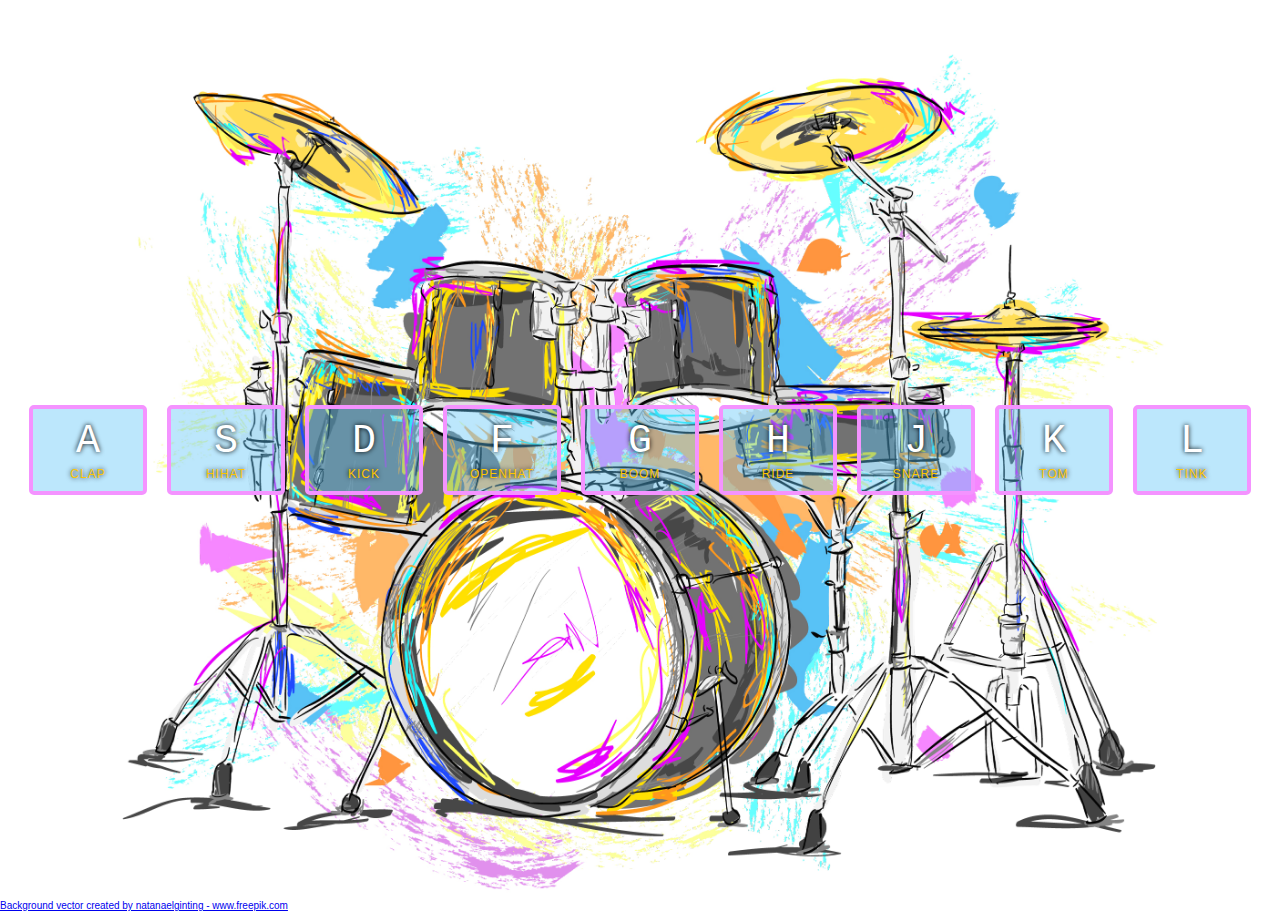
<file: 01 - JavaScript Drum Kit/index.html>
<!DOCTYPE html>
<html lang="en">

<head>
  <meta charset="UTF-8" />
  <title>JS Drum Kit</title>
  <link rel="stylesheet" href="style.css" />
</head>

<body>
  <div class="keys">
    <div data-key="65" class="key">
      <kbd>A</kbd>
      <span class="sound">clap</span>
    </div>
    <div data-key="83" class="key">
      <kbd>S</kbd>
      <span class="sound">hihat</span>
    </div>
    <div data-key="68" class="key">
      <kbd>D</kbd>
      <span class="sound">kick</span>
    </div>
    <div data-key="70" class="key">
      <kbd>F</kbd>
      <span class="sound">openhat</span>
    </div>
    <div data-key="71" class="key">
      <kbd>G</kbd>
      <span class="sound">boom</span>
    </div>
    <div data-key="72" class="key">
      <kbd>H</kbd>
      <span class="sound">ride</span>
    </div>
    <div data-key="74" class="key">
      <kbd>J</kbd>
      <span class="sound">snare</span>
    </div>
    <div data-key="75" class="key">
      <kbd>K</kbd>
      <span class="sound">tom</span>
    </div>
    <div data-key="76" class="key">
      <kbd>L</kbd>
      <span class="sound">tink</span>
    </div>
  </div>
  <footer>
    <a href="https://www.freepik.com/vectors/background">Background vector created by natanaelginting -
      www.freepik.com</a>
  </footer>

  <audio data-key="65" src="sounds/clap.wav"></audio>
  <audio data-key="83" src="sounds/hihat.wav"></audio>
  <audio data-key="68" src="sounds/kick.wav"></audio>
  <audio data-key="70" src="sounds/openhat.wav"></audio>
  <audio data-key="71" src="sounds/boom.wav"></audio>
  <audio data-key="72" src="sounds/ride.wav"></audio>
  <audio data-key="74" src="sounds/snare.wav"></audio>
  <audio data-key="75" src="sounds/tom.wav"></audio>
  <audio data-key="76" src="sounds/tink.wav"></audio>

  <script>
    function playSound(e) {
      const audio = document.querySelector(`audio[data-key="${e.keyCode}"]`);
      const key = document.querySelector(`div[data-key="${e.keyCode}"]`);
      if (!audio) return; //stops the function from running all together
      audio.currentTime = 0; //rewind to the start
      audio.play();
      key.classList.add("playing");
    }
    function removeTransition(e) {
      if (e.propertyName !== "transform") return; //skip it if it is not a transfprm
      this.classList.remove("playing");
    }
    const keys = document.querySelectorAll(".key");
    keys.forEach((key) =>
      key.addEventListener("transitionend", removeTransition)
    );
    window.addEventListener("keydown", playSound);
  </script>
</body>

</html>
</file>
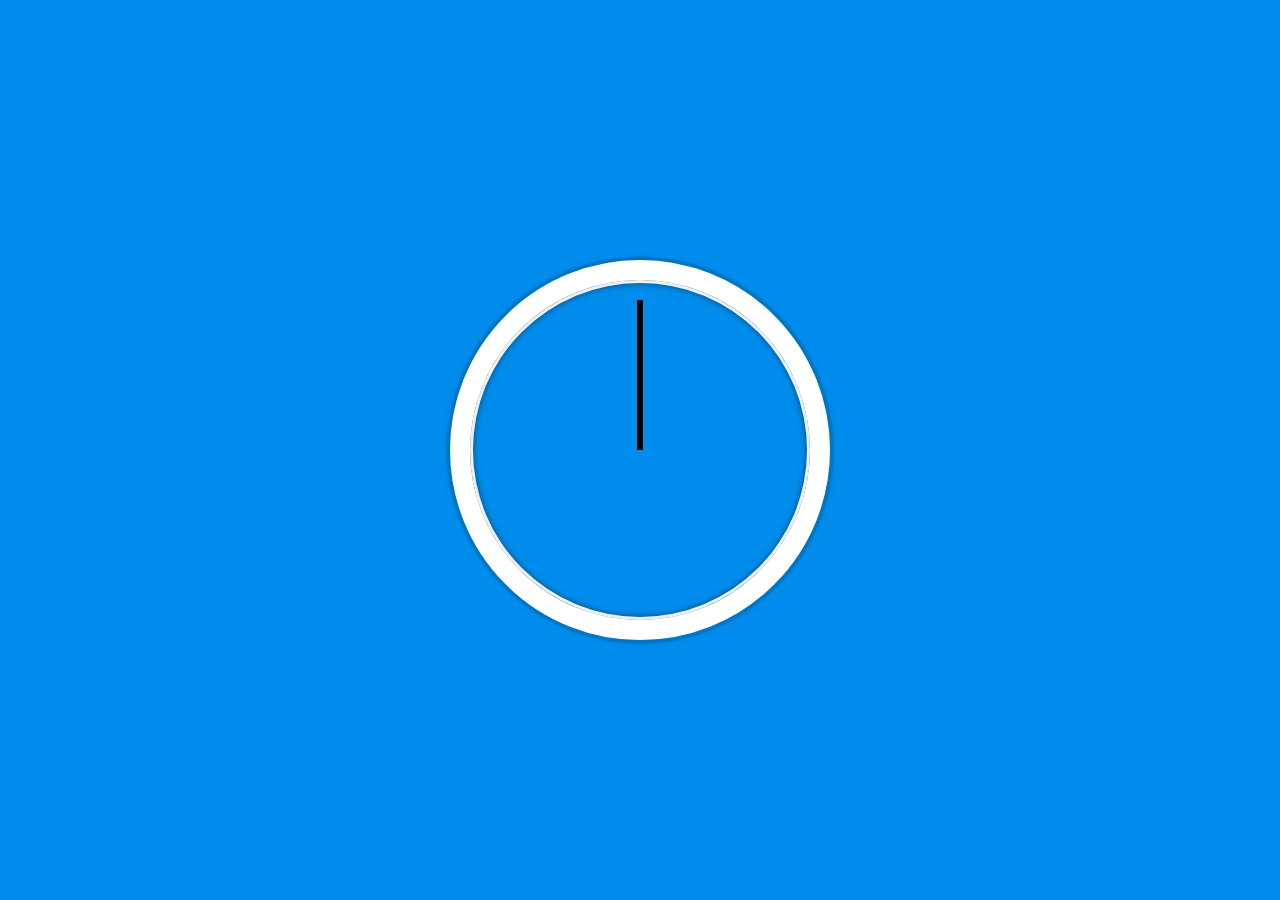
<file: 02 - JS and CSS Clock/index.html>
<!DOCTYPE html>
<html lang="en">
  <head>
    <meta charset="UTF-8" />
    <title>JS + CSS Clock</title>
  </head>
  <body>
    <div class="clock">
      <div class="clock-face">
        <div class="hand hour-hand"></div>
        <div class="hand min-hand"></div>
        <div class="hand second-hand"></div>
      </div>
    </div>

    <style>
      html {
        background: #018ded url(https://unsplash.it/1500/1000?image=881&blur=5);
        background-size: cover;
        font-family: "helvetica neue";
        text-align: center;
        font-size: 10px;
      }

      body {
        margin: 0;
        font-size: 2rem;
        display: flex;
        flex: 1;
        min-height: 100vh;
        align-items: center;
      }

      .clock {
        width: 30rem;
        height: 30rem;
        border: 20px solid white;
        border-radius: 50%;
        margin: 50px auto;
        position: relative;
        padding: 2rem;
        box-shadow: 0 0 0 4px rgba(0, 0, 0, 0.1), inset 0 0 0 3px #efefef,
          inset 0 0 10px black, 0 0 10px rgba(0, 0, 0, 0.2);
      }

      .clock-face {
        position: relative;
        width: 100%;
        height: 100%;
        transform: translateY(
          -3px
        ); /* account for the height of the clock hands */
      }

      .hand {
        width: 50%;
        height: 6px;
        background: black;
        position: absolute;
        top: 50%;
        transform-origin: 100%;
        transform: rotate(90deg);
        transition: all 0.05s;
        transition-timing-function: cubic-bezier(0.42, 0, 0.77, 3.43);
      }
    </style>

    <script>
      const secondHand = document.querySelector(".second-hand");
      const minHand = document.querySelector(".min-hand");
      const hourHand = document.querySelector(".hour-hand");

      function setDate() {
        const now = new Date();

        const seconds = now.getSeconds();
        const secondsDegrees = (seconds / 60) * 360 + 90;
        secondHand.style.transform = `rotate(${secondsDegrees}deg)`;

        const minutes = now.getMinutes();
        const minDegrees = (minutes / 60) * 360 + 90;
        minHand.style.transform = `rotate(${minDegrees}deg)`;

        const hours = now.getHours();
        const hourDegrees = (hours / 12) * 360 + 90;
        hourHand.style.transform = `rotate(${hourDegrees}deg)`;

        if (seconds === 59) {
          secondHand.style.transition = "none";
        }
        if (minutes == 59) {
          minHand.style.transition = "none";
        }
        if (hours == 11) {
          hourHand.style.transition = "none";
        }
      }
      setInterval(setDate, 1000);
    </script>
  </body>
</html>
</file>
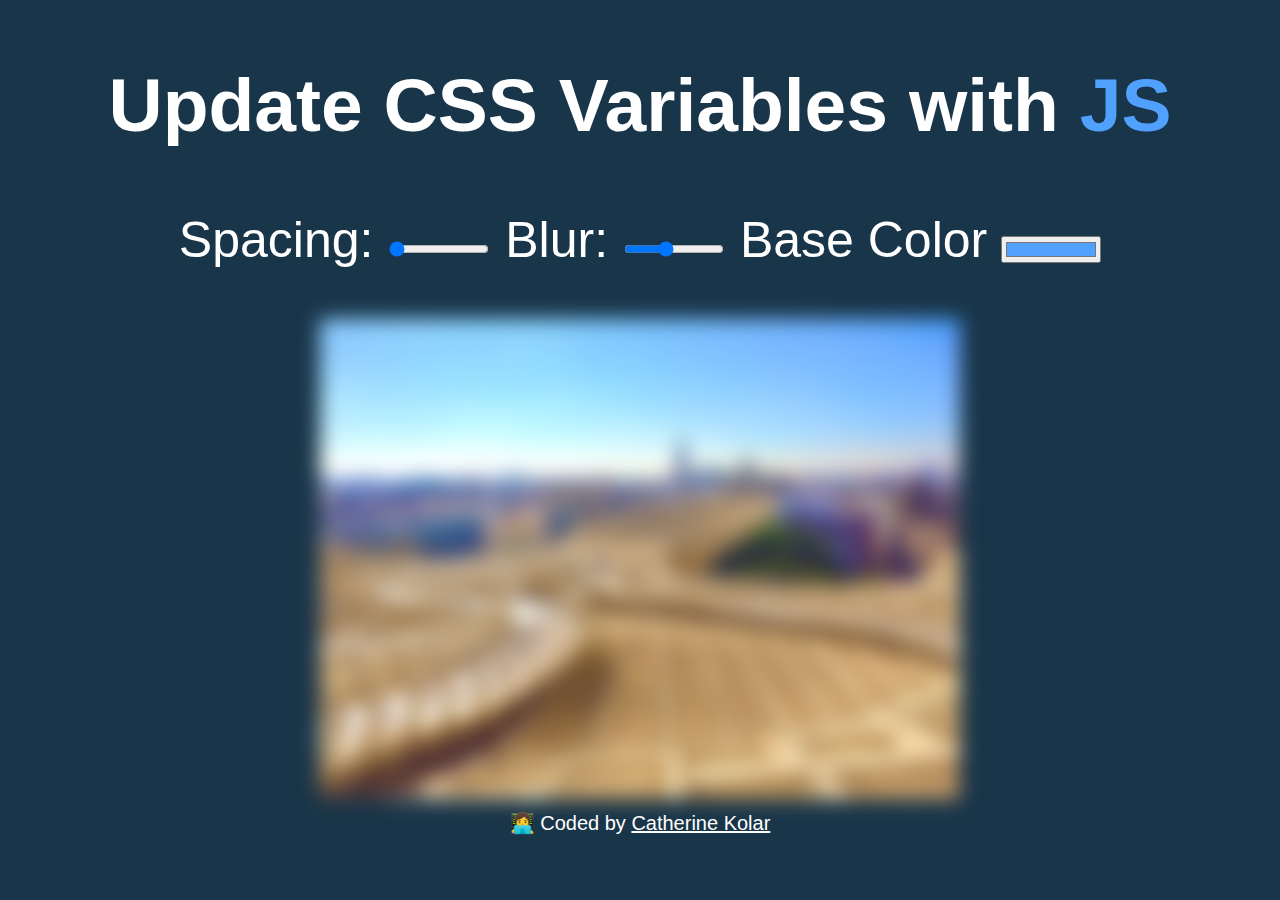
<file: 03 - CSS Variables/index.html>
<!DOCTYPE html>
<html lang="en">
<head>
  <meta charset="UTF-8">
  <title>Scoped CSS Variables and JS</title>
</head>
<body>
  <h2>Update CSS Variables with <span class='hl'>JS</span></h2>

  <div class="controls">
    <label for="spacing">Spacing:</label>
    <input id="spacing" type="range" name="spacing" min="10" max="200" value="10" data-sizing="px">

    <label for="blur">Blur:</label>
    <input id="blur" type="range" name="blur" min="0" max="25" value="10" data-sizing="px">

    <label for="base">Base Color</label>
    <input id="base" type="color" name="base" value="#50a0fe">
  </div>

  <img src="src/robin-cross-uUROWXBqEPE-unsplash (1).jpg">
  <footer>👩‍💻 Coded by <a href="https://github.com/CathKolar" target="blank" >Catherine Kolar</a></footer>

  <style>
:root {
  --base: #50a0fe;
  --pacing: 10px;
  --blur: 10px;
}

img{
  padding :var(--spacing);
  background: var(--base);
  filter:blur(var(--blur));
}
.hl{
  color:var(--base);
}
    /*
      misc styles, nothing to do with CSS variables
    */

    body {
      text-align: center;
      background: #193549;
      color: white;
      font-family: 'helvetica neue', sans-serif;
      font-weight: 100;
      font-size: 50px;
    }

    .controls {
      margin-bottom: 50px;
    }

    input {
      width: 100px;
    }
    footer{
      color:white;
      font-size:20px;
      padding-bottom: 40px;
    }
    a{
     color:white;
      transition: all 300ms ease-in;
      font-size: 20px;
    }
    a:hover{
         color:#50a0fe;

        font-weight: bolder;
        font-size: 25px;
    }
    a:visited{   
      color:(#50a0fe)
      }
  </style>

  <script>
    const inputs = document.querySelectorAll('.controls input');

    function handleUpdate(){
      const suffix = this.dataset.sizing || ''; 
      document.documentElement.style.setProperty(`--${this.name}`, this.value + suffix);

    }
    inputs.forEach(input=>input.addEventListener('change',handleUpdate));
    inputs.forEach(input => input.addEventListener('mousemove', handleUpdate));
  </script>

</body>
</html>
</file>
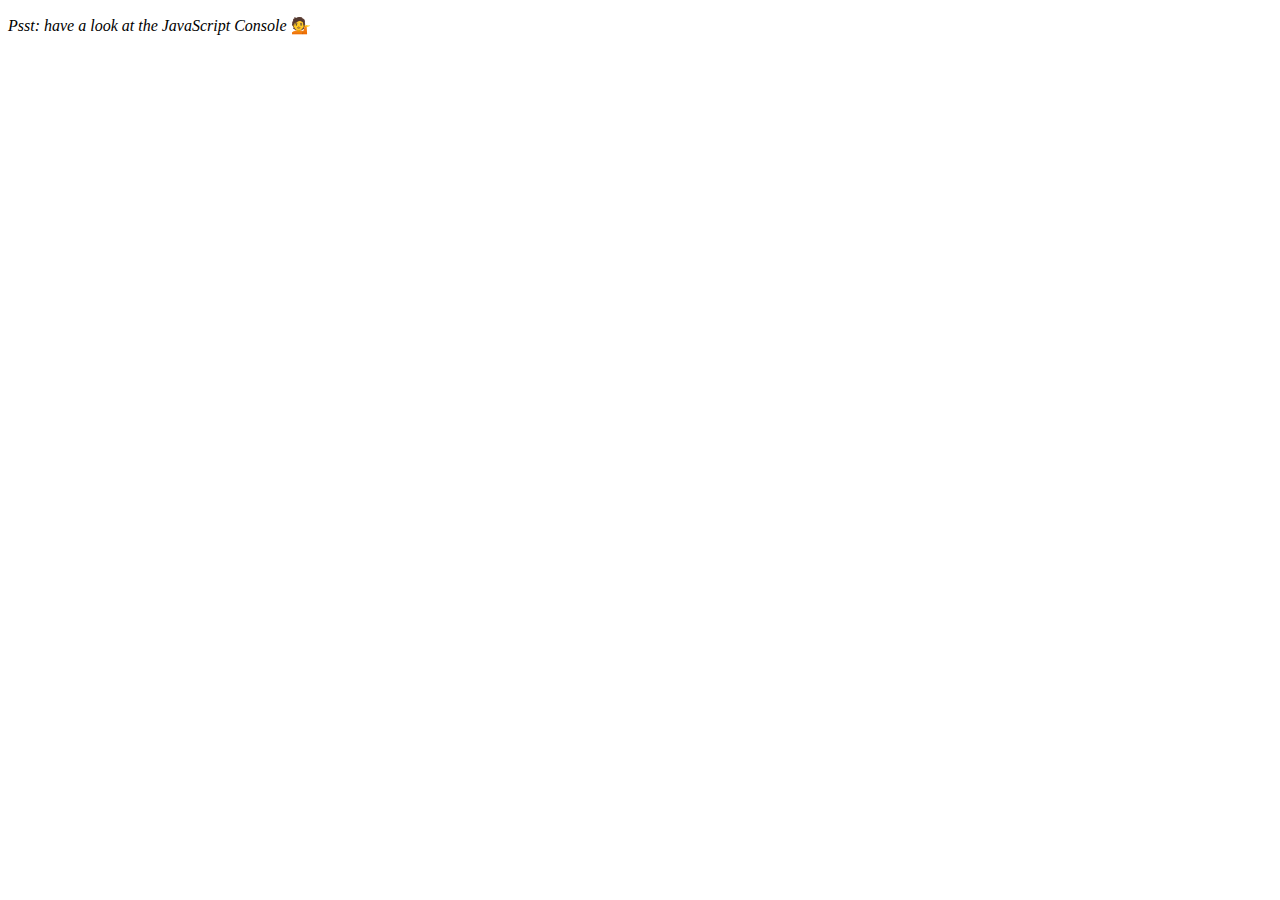
<file: 04 - Array Cardio Day 1/index.html>
<!DOCTYPE html>
<html lang="en">
  <head>
    <meta charset="UTF-8" />
    <title>Array Cardio 💪</title>
  </head>
  <body>
    <p><em>Psst: have a look at the JavaScript Console</em> 💁</p>
    <script>
      // Get your shorts on - this is an array workout!
      // ## Array Cardio Day 1

      // Some data we can work with

      const inventors = [
        { first: "Albert", last: "Einstein", year: 1879, passed: 1955 },
        { first: "Isaac", last: "Newton", year: 1643, passed: 1727 },
        { first: "Galileo", last: "Galilei", year: 1564, passed: 1642 },
        { first: "Marie", last: "Curie", year: 1867, passed: 1934 },
        { first: "Johannes", last: "Kepler", year: 1571, passed: 1630 },
        { first: "Nicolaus", last: "Copernicus", year: 1473, passed: 1543 },
        { first: "Max", last: "Planck", year: 1858, passed: 1947 },
        { first: "Katherine", last: "Blodgett", year: 1898, passed: 1979 },
        { first: "Ada", last: "Lovelace", year: 1815, passed: 1852 },
        { first: "Sarah E.", last: "Goode", year: 1855, passed: 1905 },
        { first: "Lise", last: "Meitner", year: 1878, passed: 1968 },
        { first: "Hanna", last: "Hammarström", year: 1829, passed: 1909 },
      ];

      const people = [
        "Beck, Glenn",
        "Becker, Carl",
        "Beckett, Samuel",
        "Beddoes, Mick",
        "Beecher, Henry",
        "Beethoven, Ludwig",
        "Begin, Menachem",
        "Belloc, Hilaire",
        "Bellow, Saul",
        "Benchley, Robert",
        "Benenson, Peter",
        "Ben-Gurion, David",
        "Benjamin, Walter",
        "Benn, Tony",
        "Bennington, Chester",
        "Benson, Leana",
        "Bent, Silas",
        "Bentsen, Lloyd",
        "Berger, Ric",
        "Bergman, Ingmar",
        "Berio, Luciano",
        "Berle, Milton",
        "Berlin, Irving",
        "Berne, Eric",
        "Bernhard, Sandra",
        "Berra, Yogi",
        "Berry, Halle",
        "Berry, Wendell",
        "Bethea, Erin",
        "Bevan, Aneurin",
        "Bevel, Ken",
        "Biden, Joseph",
        "Bierce, Ambrose",
        "Biko, Steve",
        "Billings, Josh",
        "Biondo, Frank",
        "Birrell, Augustine",
        "Black, Elk",
        "Blair, Robert",
        "Blair, Tony",
        "Blake, William",
      ];

      // Array.prototype.filter()
      // 1. Filter the list of inventors for those who were born in the 1500's
      const fifteen = inventors.filter(
        (inventor) => inventor.year >= 1500 && inventor.year < 1600
      );
      console.table(fifteen);

      // Array.prototype.map()
      // 2. Give us an array of the inventors first and last names
      const fullNames = inventors.map(
        (inventor) => `${inventor.first}  ${inventor.last}`
      );
      console.log(fullNames);

      // Array.prototype.sort()
      // 3. Sort the inventors by birthdate, oldest to youngest

      const ordered = inventors.sort((a, b) => (a.year > b.year ? 1 : -1));
      console.table(ordered);

      // Array.prototype.reduce()
      // 4. How many years did all the inventors live all together?

      const totalYears = inventors.reduce((total, inventor) => {
        return total + (inventor.passed - inventor.year);
      }, 0);
      console.log(totalYears);

      // 5. Sort the inventors by years lived
      const oldest = inventors.sort(function (a, b) {
        const lastGuy = a.passed - a.year;
        const nextGuy = b.passed - b.year;
        return lastGuy > nextGuy ? -1 : 1;
      });
      console.table(oldest);
      // 6. create a list of Boulevards in Paris that contain 'de' anywhere in the name
      // https://en.wikipedia.org/wiki/Category:Boulevards_in_Paris
      // copy and past the following into the console of the Wikipedia page above

      /* const category = document.querySelector(".mw-category");
      const links = Array.from(category.querySelectorAll("a"));
      const de = links
        .map((link) => link.textContent)
        .filter((streetName) => streetName.includes("de"));
      console.table(de); */

      // 7. sort Exercise
      // Sort the people alphabetically by last name
      const alpha = people.sort((lastOne, nextOne) => {
        const [aLast, aFirst] = lastOne.split(", ");
        const [bLast, bFirst] = nextOne.split(", ");
        return aLast > bLast ? 1 : -1;
      });
      console.log(alpha);

      // 8. Reduce Exercise
      // Sum up the instances of each of these
      const data = [
        "car",
        "car",
        "truck",
        "truck",
        "bike",
        "walk",
        "car",
        "van",
        "bike",
        "walk",
        "car",
        "van",
        "car",
        "truck",
      ];
      const transportation = data.reduce(function (obj, item) {
        if (!obj[item]) {
          obj[item] = 0;
        }
        obj[item]++;
        return obj;
      }, {});
      console.log(transportation);
    </script>
  </body>
</html>
</file>
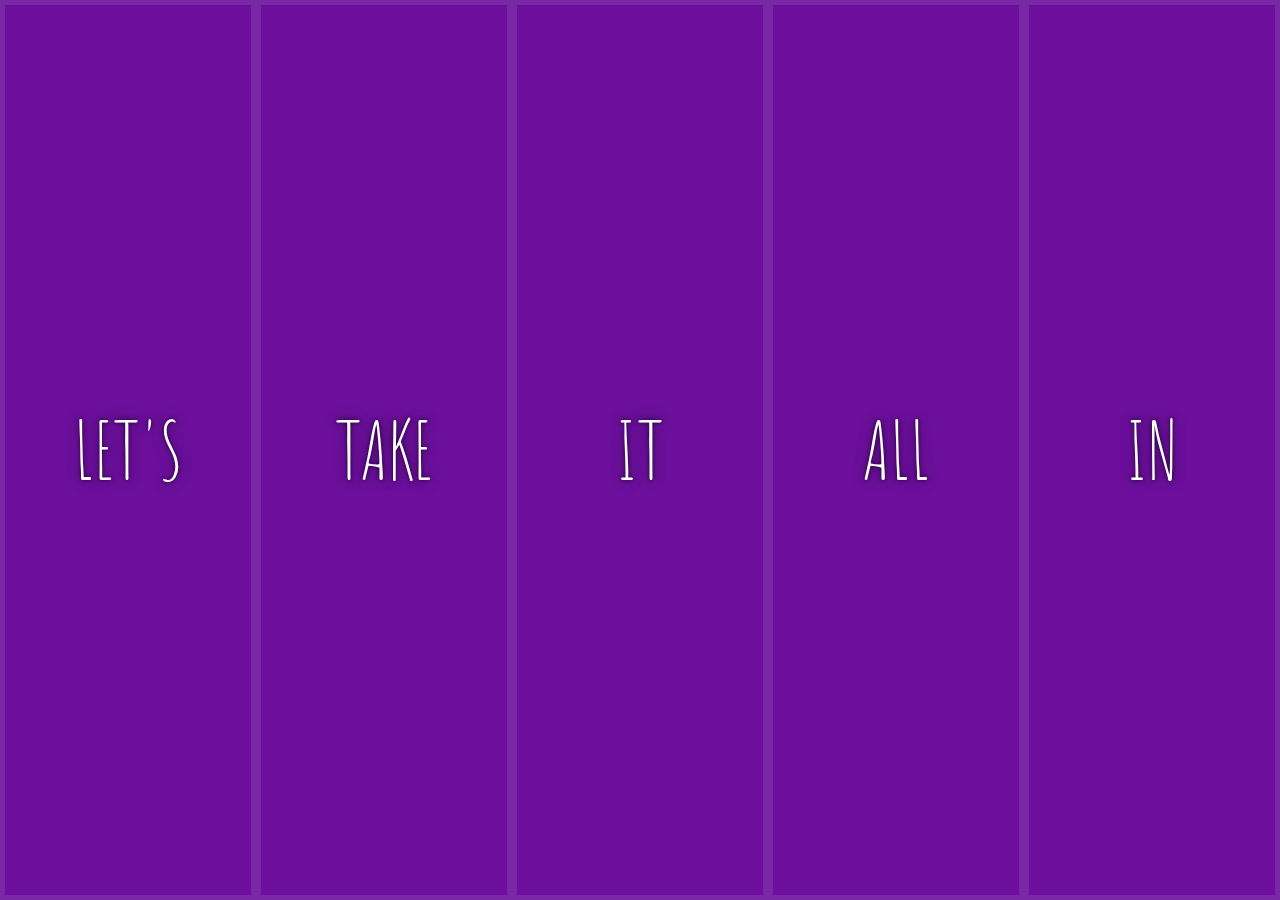
<file: 05 - Flex Panel Gallery/index.html>
<!DOCTYPE html>
<html lang="en">
  <head>
    <meta charset="UTF-8" />
    <title>Flex Panels 💪</title>
    <link
      href="https://fonts.googleapis.com/css?family=Amatic+SC"
      rel="stylesheet"
      type="text/css"
    />
  </head>
  <body>
    <style>
      html {
        box-sizing: border-box;
        background: #ffc600;
        font-family: "helvetica neue";
        font-size: 20px;
        font-weight: 200;
      }

      body {
        margin: 0;
      }

      *,
      *:before,
      *:after {
        box-sizing: inherit;
      }

      .panels {
        min-height: 100vh;
        overflow: hidden;
        display: flex;
      }

      .panel {
        background: #6b0f9c;
        box-shadow: inset 0 0 0 5px rgba(255, 255, 255, 0.1);
        color: white;
        text-align: center;
        align-items: center;
        /* Safari transitionend event.propertyName === flex */
        /* Chrome + FF transitionend event.propertyName === flex-grow */
        transition: font-size 0.7s cubic-bezier(0.61, -0.19, 0.7, -0.11),
          flex 0.7s cubic-bezier(0.61, -0.19, 0.7, -0.11), background 0.2s;
        font-size: 20px;
        background-size: cover;
        background-position: center;
        flex: 1;
        justify-content: center;
        align-items: center;
        display: flex;
        flex-direction: column;
      }

      .panel1 {
        background-image: url(https://source.unsplash.com/gYl-UtwNg_I/1500x1500);
      }
      .panel2 {
        background-image: url(https://source.unsplash.com/rFKUFzjPYiQ/1500x1500);
      }
      .panel3 {
        background-image: url(https://images.unsplash.com/photo-1465188162913-8fb5709d6d57?ixlib=rb-0.3.5&q=80&fm=jpg&crop=faces&cs=tinysrgb&w=1500&h=1500&fit=crop&s=967e8a713a4e395260793fc8c802901d);
      }
      .panel4 {
        background-image: url(https://source.unsplash.com/ITjiVXcwVng/1500x1500);
      }
      .panel5 {
        background-image: url(https://source.unsplash.com/3MNzGlQM7qs/1500x1500);
      }

      /* Flex Children */
      .panel > * {
        margin: 0;
        width: 100%;
        transition: transform 0.5s;
        flex: 1 0 auto;
        display: flex;
        justify-content: center;
        align-items: center;
      }

      .panel > *:first-child {
        transform: translateY(-100%);
      }
      .panel.open-active > *:first-child {
        transform: translateY(0);
      }
      .panel > *:last-child {
        transform: translateY(100%);
      }
      .panel.open-active > *:last-child {
        transform: translateY(0);
      }

      .panel p {
        text-transform: uppercase;
        font-family: "Amatic SC", cursive;
        text-shadow: 0 0 4px rgba(0, 0, 0, 0.72), 0 0 14px rgba(0, 0, 0, 0.45);
        font-size: 2em;
      }

      .panel p:nth-child(2) {
        font-size: 4em;
      }

      .panel.open {
        font-size: 40px;
        flex: 5;
      }
    </style>

    <div class="panels">
      <div class="panel panel1">
        <p>Hey</p>
        <p>Let's</p>
        <p>Dance</p>
      </div>
      <div class="panel panel2">
        <p>Give</p>
        <p>Take</p>
        <p>Receive</p>
      </div>
      <div class="panel panel3">
        <p>Experience</p>
        <p>It</p>
        <p>Today</p>
      </div>
      <div class="panel panel4">
        <p>Give</p>
        <p>All</p>
        <p>You can</p>
      </div>
      <div class="panel panel5">
        <p>Life</p>
        <p>In</p>
        <p>Motion</p>
      </div>
    </div>

    <script>
      const panels = document.querySelectorAll(".panel");

      function toggleOpen() {
        this.classList.toggle("open");
      }

      function toggleActive(e) {
        if (e.propertyName.includes("flex")) {
          this.classList.toggle("open-active");
        }
      }

      panels.forEach((panel) => panel.addEventListener("click", toggleOpen));
      panels.forEach((panel) =>
        panel.addEventListener("transitionend", toggleActive)
      );
    </script>
  </body>
</html>
</file>
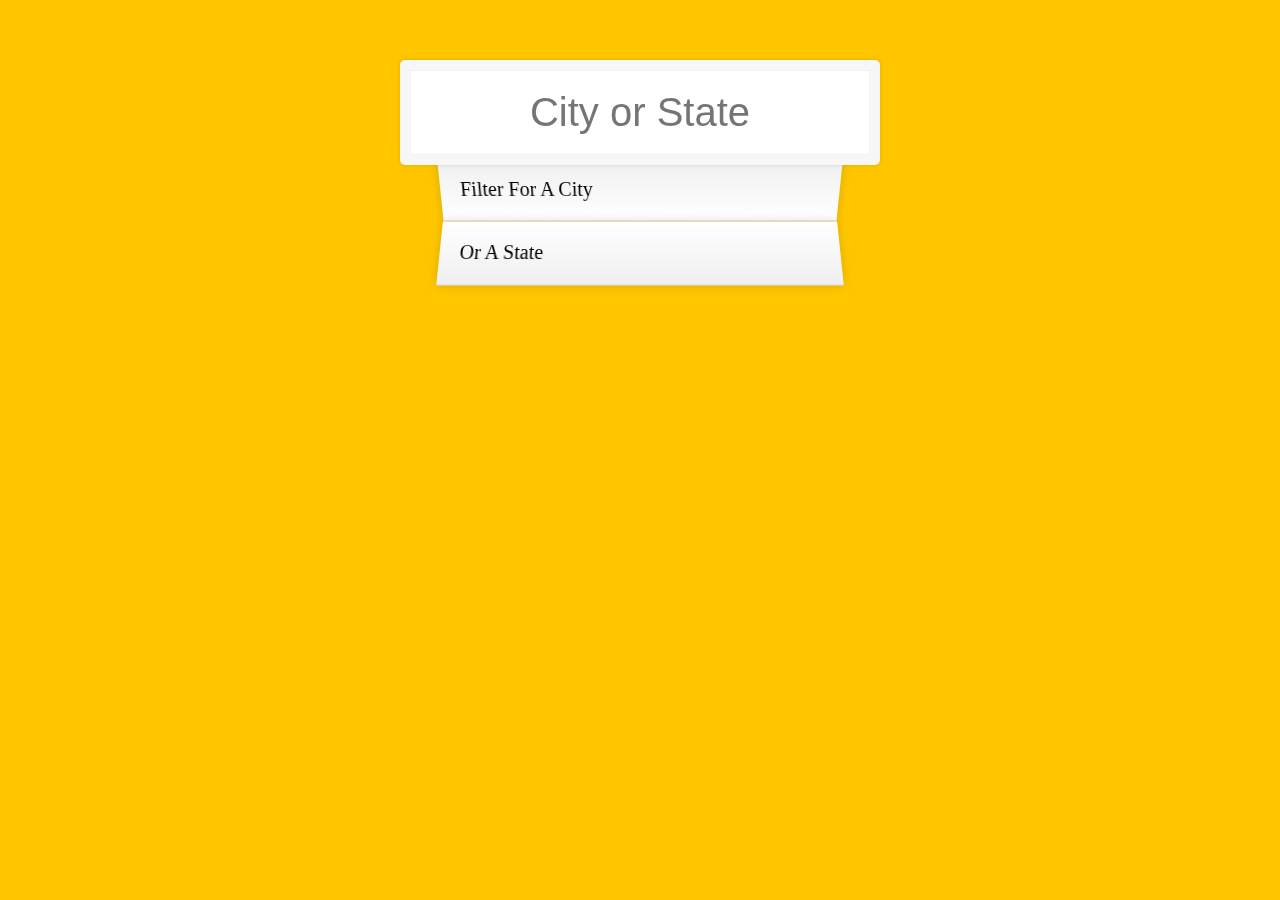
<file: 06 - Type Ahead/index.html>
<!DOCTYPE html>
<html lang="en">
  <head>
    <meta charset="UTF-8" />
    <title>Type Ahead 👀</title>
    <link rel="stylesheet" href="style.css" />
  </head>
  <body>
    <form class="search-form">
      <input type="text" class="search" placeholder="City or State" />
      <ul class="suggestions">
        <li>Filter for a city</li>
        <li>or a state</li>
      </ul>
    </form>
    <script>
      const endpoint =
        "https://gist.githubusercontent.com/Miserlou/c5cd8364bf9b2420bb29/raw/2bf258763cdddd704f8ffd3ea9a3e81d25e2c6f6/cities.json";

      const cities = [];
      fetch(endpoint)
        .then((blob) => blob.json())
        .then((data) => cities.push(...data));

      function findMatches(wordToMatch, cities) {
        return cities.filter((place) => {
          const regex = new RegExp(wordToMatch, "gi");
          return place.city.match(regex) || place.state.match(regex);
        });
      }
      function numberWithCommas(x) {
        return x.toString().replace(/\B(?=(\d{3})+(?!\d))/g, ",");
      }

      function displayMatches() {
        const matchArray = findMatches(this.value, cities);
        const html = matchArray
          .map((place) => {
            const regex = new RegExp(this.value, "gi");
            const cityName = place.city.replace(
              regex,
              `<span class="hl">${this.value}</span>`
            );
            const stateName = place.state.replace(
              regex,
              `<span class="hl">${this.value}</span>`
            );

            return `
          <li>
            <span class=name>${cityName}, ${stateName}</span>
            <span class=population>${numberWithCommas(place.population)}</span>
          </li>
          `;
          })
          .join("");
        suggestions.innerHTML = html;
      }

      const searchInput = document.querySelector(".search");
      const suggestions = document.querySelector(".suggestions");

      searchInput.addEventListener("change", displayMatches);
      searchInput.addEventListener("keyup", displayMatches);
    </script>
  </body>
</html>
</file>
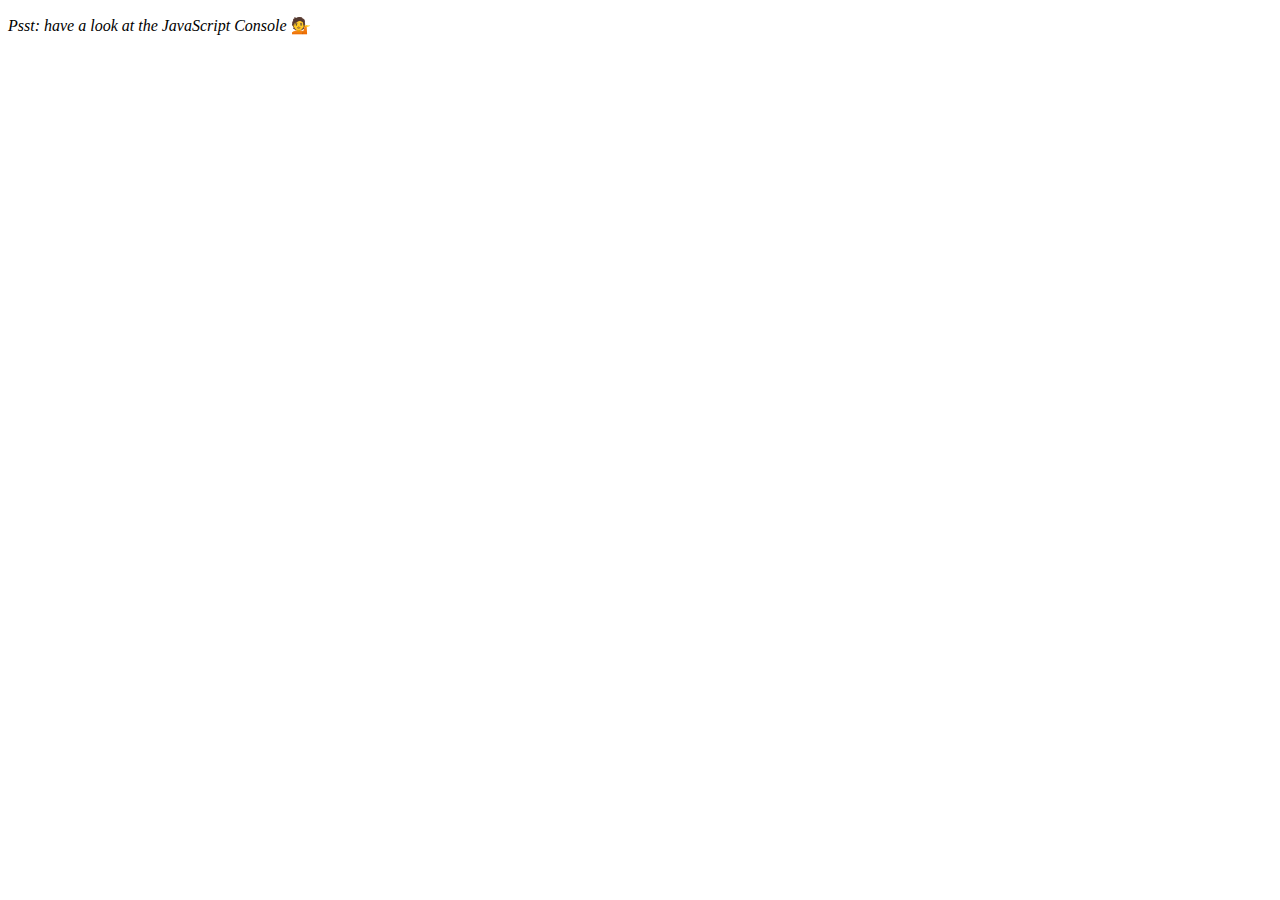
<file: 07 - Array Cardio Day 2/index.html>
<!DOCTYPE html>
<html lang="en">
  <head>
    <meta charset="UTF-8" />
    <title>Array Cardio 💪💪</title>
  </head>
  <body>
    <p><em>Psst: have a look at the JavaScript Console</em> 💁</p>
    <script>
      // ## Array Cardio Day 2

      const people = [
        { name: "Wes", year: 1988 },
        { name: "Kait", year: 1986 },
        { name: "Irv", year: 1970 },
        { name: "Lux", year: 2015 },
      ];

      const comments = [
        { text: "Love this!", id: 523423 },
        { text: "Super good", id: 823423 },
        { text: "You are the best", id: 2039842 },
        { text: "Ramen is my fav food ever", id: 123523 },
        { text: "Nice Nice Nice!", id: 542328 },
      ];

      // Some and Every Checks
      // Array.prototype.some() // is at least one person 19 or older?
      const isAdult = people.some(
        (person) => new Date().getFullYear() - person.year >= 19
      );
      console.log({ isAdult });

      // Array.prototype.every() // is everyone 19 or older?

      const allAdults = people.every(
        (person) => new Date().getFullYear() - person.year >= 19
      );
      console.log({ allAdults });
      // Array.prototype.find()
      // Find is like filter, but instead returns just the one you are looking for
      // find the comment with the ID of 823423

      const comment = comments.find((comment) => comment.id === 823423);

      console.log(comment);

      // Array.prototype.findIndex()
      // Find the comment with this ID
      // delete the comment with the ID of 823423

      const index = comments.findIndex((comment) => comment.id === 823423);
      console.log(index);
      // comments.splice(index, 1);

      const newComments = [
        ...comments.slice(0, index),
        ...comments.slice(index + 1),
      ];

      console.log({ comments });
      console.log({ newComments });
    </script>
  </body>
</html>
</file>
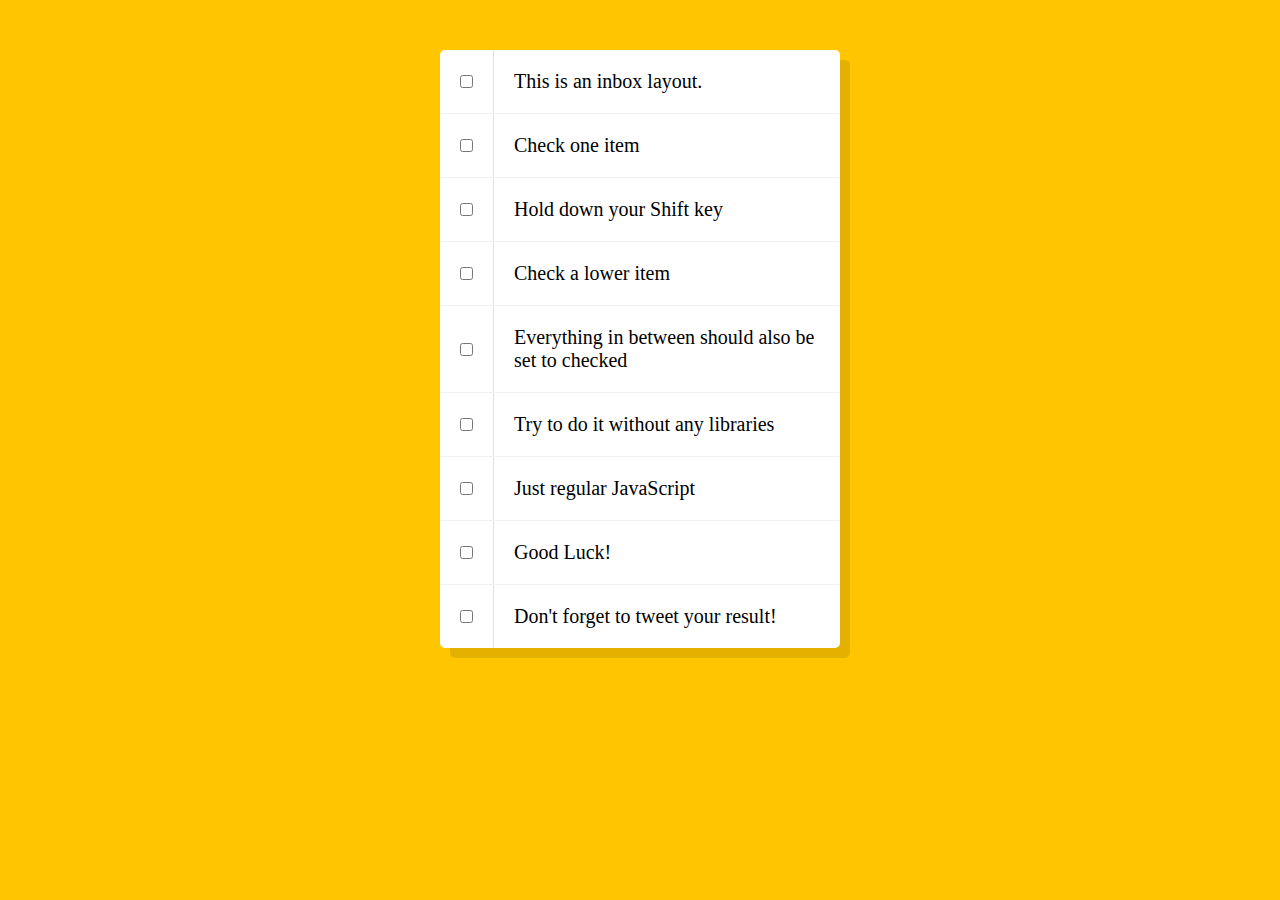
<file: 10 - Hold Shift and Check Checkboxes/index.html>
<!DOCTYPE html>
<html lang="en">
  <head>
    <meta charset="UTF-8" />
    <title>Hold Shift to Check Multiple Checkboxes</title>
  </head>
  <body>
    <style>
      html {
        font-family: sans-serif;
        background: #ffc600;
      }

      .inbox {
        max-width: 400px;
        margin: 50px auto;
        background: white;
        border-radius: 5px;
        box-shadow: 10px 10px 0 rgba(0, 0, 0, 0.1);
      }

      .item {
        display: flex;
        align-items: center;
        border-bottom: 1px solid #f1f1f1;
      }

      .item:last-child {
        border-bottom: 0;
      }

      input:checked + p {
        background: #f9f9f9;
        text-decoration: line-through;
      }

      input[type="checkbox"] {
        margin: 20px;
      }

      p {
        margin: 0;
        padding: 20px;
        transition: background 0.2s;
        flex: 1;
        font-family: "helvetica neue";
        font-size: 20px;
        font-weight: 200;
        border-left: 1px solid #d1e2ff;
      }
    </style>
    <!--
   The following is a common layout you would see in an email client.

   When a user clicks a checkbox, holds Shift, and then clicks another checkbox a few rows down, all the checkboxes inbetween those two checkboxes should be checked.

  -->
    <div class="inbox">
      <div class="item">
        <input type="checkbox" />
        <p>This is an inbox layout.</p>
      </div>
      <div class="item">
        <input type="checkbox" />
        <p>Check one item</p>
      </div>
      <div class="item">
        <input type="checkbox" />
        <p>Hold down your Shift key</p>
      </div>
      <div class="item">
        <input type="checkbox" />
        <p>Check a lower item</p>
      </div>
      <div class="item">
        <input type="checkbox" />
        <p>Everything in between should also be set to checked</p>
      </div>
      <div class="item">
        <input type="checkbox" />
        <p>Try to do it without any libraries</p>
      </div>
      <div class="item">
        <input type="checkbox" />
        <p>Just regular JavaScript</p>
      </div>
      <div class="item">
        <input type="checkbox" />
        <p>Good Luck!</p>
      </div>
      <div class="item">
        <input type="checkbox" />
        <p>Don't forget to tweet your result!</p>
      </div>
    </div>

    <script>
      const checkboxes = document.querySelectorAll(
        '.inbox input[type="checkbox"]'
      );

      let lastChecked;

      function handleCheck(e) {
        //check if they have the shift key down
        //check that they are checking it
        let inBetween = false;
        if (e.shiftKey && this.checked) {
          // go ahead and do what we please
          // loop over every single checkbox
          checkboxes.forEach((checkbox) => {
            console.log(checkbox);
            if (checkbox == this || checkbox === lastChecked) {
              inBetween = !inBetween;
              console.log("start/finish check");
            }

            if (inBetween) {
              checkbox.checked = true;
            }
          });
        }

        lastChecked = this;
      }

      checkboxes.forEach((checkbox) =>
        checkbox.addEventListener("click", handleCheck)
      );
    </script>
  </body>
</html>
</file>
<file: 01 - JavaScript Drum Kit/style.css>
html {
  font-size: 10px;
  background: url("OQ3OWG0.jpg") center;
  background-size: contain;
  background-repeat: no-repeat;
}

body,
html {
  margin: 0;
  padding: 0;
  font-family: sans-serif;
}

.keys {
  display: flex;
  flex: 1;
  min-height: 100vh;
  align-items: center;
  justify-content: center;
}

.key {
  border: 0.4rem solid #f493ff;
  border-radius: 0.5rem;
  margin: 1rem;
  font-size: 1.5rem;
  padding: 1rem 0.5rem;
  transition: all 0.07s ease;
  width: 10rem;
  text-align: center;
  color: white;
  background: rgba(88, 194, 248, 0.4);
  text-shadow: 0 0 0.5rem black;
}

.playing {
  transform: scale(1.1);
  border-color: #f3df39;
  box-shadow: 0 0 1rem #ffc600;
}

kbd {
  display: block;
  font-size: 4rem;
}

.sound {
  font-size: 1.2rem;
  text-transform: uppercase;
  letter-spacing: 0.1rem;
  color: #ffc600;
}
</file>
<file: 06 - Type Ahead/style.css>
html {
  box-sizing: border-box;
  background: #ffc600;
  font-family: 'helvetica neue';
  font-size: 20px;
  font-weight: 200;
}

*, *:before, *:after {
  box-sizing: inherit;
}

input {
  width: 100%;
  padding: 20px;
}

.search-form {
  max-width: 400px;
  margin: 50px auto;
}

input.search {
  margin: 0;
  text-align: center;
  outline: 0;
  border: 10px solid #F7F7F7;
  width: 120%;
  left: -10%;
  position: relative;
  top: 10px;
  z-index: 2;
  border-radius: 5px;
  font-size: 40px;
  box-shadow: 0 0 5px rgba(0, 0, 0, 0.12), inset 0 0 2px rgba(0, 0, 0, 0.19);
}

.suggestions {
  margin: 0;
  padding: 0;
  position: relative;
  /*perspective: 20px;*/
}

.suggestions li {
  background: white;
  list-style: none;
  border-bottom: 1px solid #D8D8D8;
  box-shadow: 0 0 10px rgba(0, 0, 0, 0.14);
  margin: 0;
  padding: 20px;
  transition: background 0.2s;
  display: flex;
  justify-content: space-between;
  text-transform: capitalize;
}

.suggestions li:nth-child(even) {
  transform: perspective(100px) rotateX(3deg) translateY(2px) scale(1.001);
  background: linear-gradient(to bottom,  #ffffff 0%,#EFEFEF 100%);
}

.suggestions li:nth-child(odd) {
  transform: perspective(100px) rotateX(-3deg) translateY(3px);
  background: linear-gradient(to top,  #ffffff 0%,#EFEFEF 100%);
}

span.population {
  font-size: 15px;
}

.hl {
  background: #ffc600;
}
</file>
